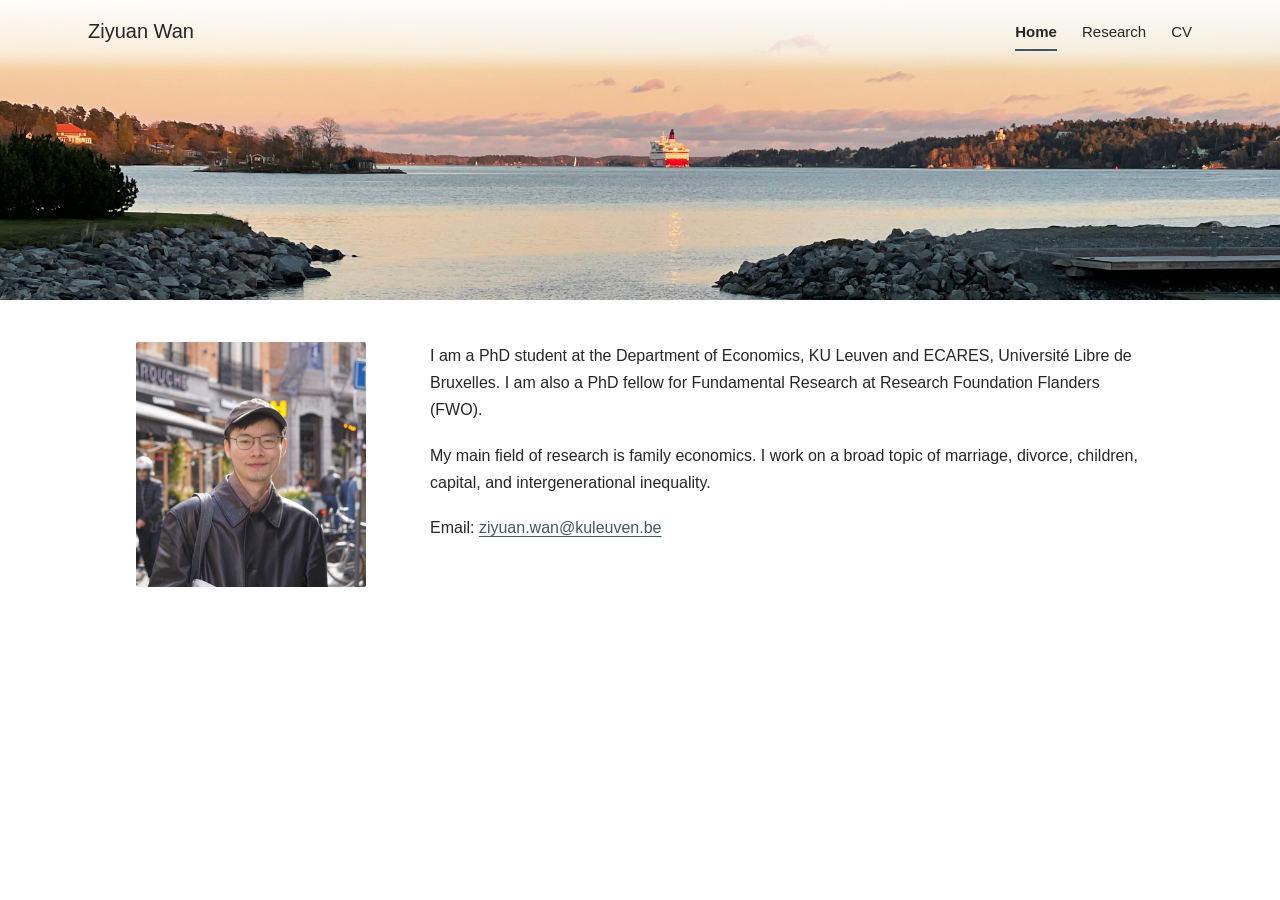
<file: index.html>
<!doctype html>
<html lang="en">
<head>
  <meta charset="utf-8">
  <meta name="viewport" content="width=device-width, initial-scale=1">
  <meta name="description" content="Ziyuan Wan">
  <meta name="theme-color" content="#fdfdf9">
  <title>Ziyuan Wan</title>
  <link rel="icon" href="assets/favicon.svg" type="image/svg+xml">
  <link rel="stylesheet" href="styles.css?v=20261125-final">
  <link rel="stylesheet" href="custom.css?v=20261126-mobile">
  <script src="site-config.js?v=20261125-final" defer></script>
  <script src="script.js?v=20261125-final" defer></script>
</head>
<body data-page="Home">
  <a class="skip-link" href="#main">Skip to content</a>
  <header class="landscape-header">
    <img class="landscape-photo" src="assets/lidingo.jpg" alt="Sunset over the water at Lidingö" width="4032" height="3024" fetchpriority="high">
    <div class="header-bar">
      <div class="header-inner">
        <a class="header-name" href="index.html" data-name>Ziyuan Wan</a>
        <nav class="main-nav" aria-label="Main navigation">
        <a href="index.html" aria-current="page">Home</a>
        <a href="research.html">Research</a>
        <a href="cv.html">CV</a>
      </nav>
      </div>
    </div>
  </header>
  <div class="site-layout">
    <aside class="profile" aria-label="Personal information">
      <!-- Change the portrait in site-config.js. -->
      <img class="profile-photo" data-photo src="assets/portrait.jpg" alt="Portrait of Ziyuan Wan" width="256" height="272">
      <div class="profile-links">
        <a data-linkedin hidden>LinkedIn</a>
      </div>
    </aside>
    <div class="content-column">
      
      <main id="main" tabindex="-1">
      <section class="biography" id="about" aria-label="About Ziyuan Wan">
        <div data-bio><p>I am a PhD student at the Department of Economics, KU Leuven and ECARES, Université Libre de Bruxelles. I am also a PhD fellow for Fundamental Research at Research Foundation Flanders (FWO). My main field of research is family economics. I work on a broad topic of marriage, divorce, children, capital, and intergenerational inequality.</p></div>
        <p data-about-detail hidden></p>
        <p class="contact-email">Email: <a data-email href="mailto:ziyuan.wan@kuleuven.be">ziyuan.wan@kuleuven.be</a></p>
      </section>
      </main>
    </div>
  </div>
</body>
</html>
</file>
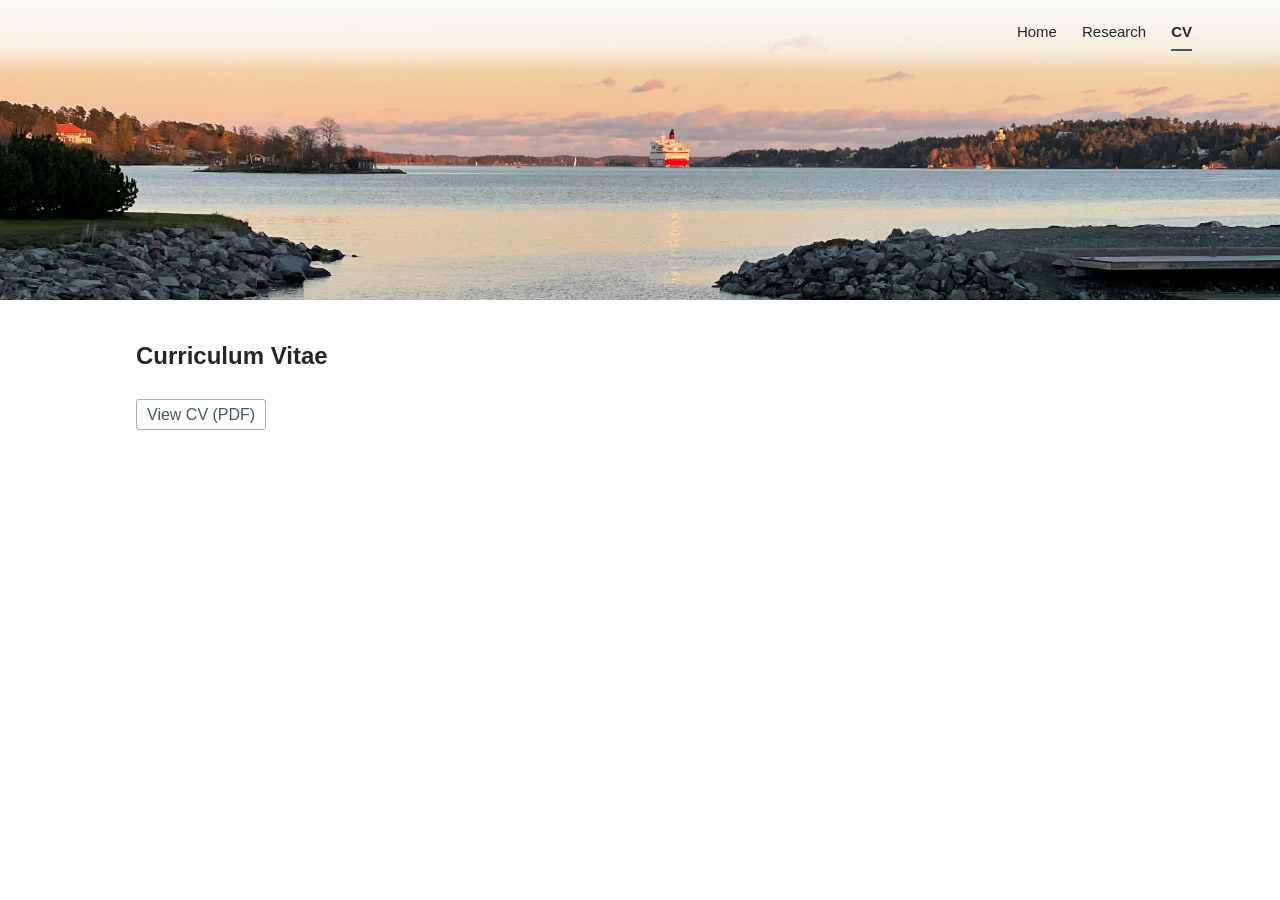
<file: cv.html>
<!doctype html>
<html lang="en">
<head>
  <meta charset="utf-8">
  <meta name="viewport" content="width=device-width, initial-scale=1">
  <meta name="description" content="Ziyuan Wan">
  <meta name="theme-color" content="#fdfdf9">
  <title>CV | Ziyuan Wan</title>
  <link rel="icon" href="assets/favicon.svg" type="image/svg+xml">
  <link rel="stylesheet" href="styles.css?v=20261125-final">
  <link rel="stylesheet" href="custom.css?v=20261126-mobile">
  <script src="site-config.js?v=20261125-final" defer></script>
  <script src="script.js?v=20261125-final" defer></script>
</head>
<body data-page="CV">
  <a class="skip-link" href="#main">Skip to content</a>
  <header class="landscape-header">
    <img class="landscape-photo" src="assets/lidingo.jpg" alt="Sunset over the water at Lidingö" width="4032" height="3024" fetchpriority="high">
    <div class="header-bar">
      <div class="header-inner">
        <nav class="main-nav" aria-label="Main navigation">
        <a href="index.html">Home</a>
        <a href="research.html">Research</a>
        <a href="cv.html" aria-current="page">CV</a>
      </nav>
      </div>
    </div>
  </header>
  <div class="site-layout">
    <div class="content-column">
      
      <main id="main" tabindex="-1">
      <h1>Curriculum Vitae</h1>
      <a class="paper-button" data-cv href="assets/cv.pdf" target="_blank" rel="noopener">View CV (PDF)</a>
      </main>
    </div>
  </div>
</body>
</html>
</file>
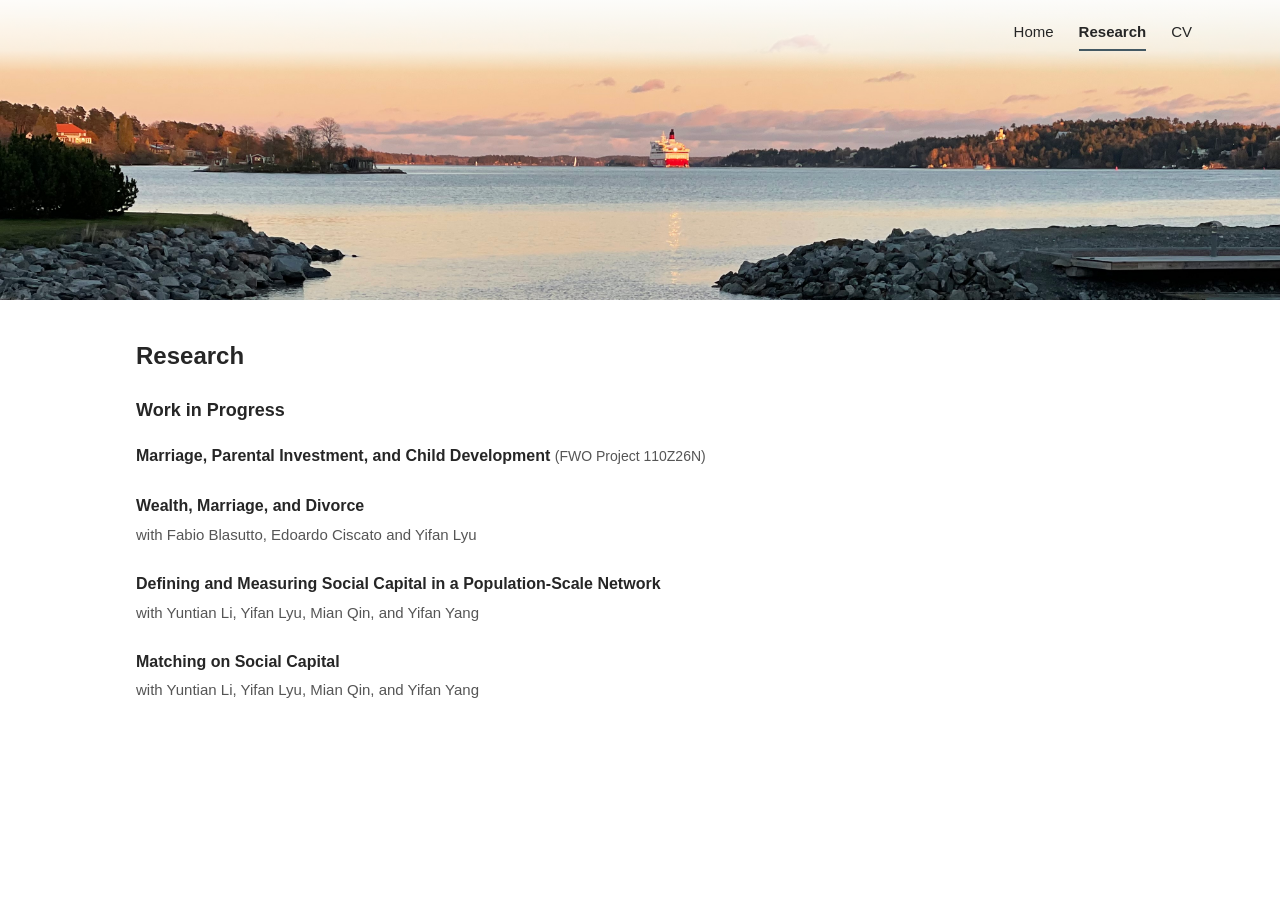
<file: research.html>
<!doctype html>
<html lang="en">
<head>
  <meta charset="utf-8">
  <meta name="viewport" content="width=device-width, initial-scale=1">
  <meta name="description" content="Ziyuan Wan">
  <meta name="theme-color" content="#fdfdf9">
  <title>Research | Ziyuan Wan</title>
  <link rel="icon" href="assets/favicon.svg" type="image/svg+xml">
  <link rel="stylesheet" href="styles.css?v=20261125-final">
  <link rel="stylesheet" href="custom.css?v=20261126-mobile">
  <script src="site-config.js?v=20261125-final" defer></script>
  <script src="script.js?v=20261125-final" defer></script>
</head>
<body data-page="Research">
  <a class="skip-link" href="#main">Skip to content</a>
  <header class="landscape-header">
    <img class="landscape-photo" src="assets/lidingo.jpg" alt="Sunset over the water at Lidingö" width="4032" height="3024" fetchpriority="high">
    <div class="header-bar">
      <div class="header-inner">
        <nav class="main-nav" aria-label="Main navigation">
        <a href="index.html">Home</a>
        <a href="research.html" aria-current="page">Research</a>
        <a href="cv.html">CV</a>
      </nav>
      </div>
    </div>
  </header>
  <div class="site-layout">
    <div class="content-column">
      
      <main id="main" tabindex="-1">
        <h1>Research</h1>
        <section class="section first" id="work-in-progress" aria-labelledby="work-in-progress-heading">
          <h2 id="work-in-progress-heading">Work in Progress</h2>
          <article class="paper">
            <h3>Marriage, Parental Investment, and Child Development <span class="project-note">(FWO Project 110Z26N)</span></h3>
          </article>
          <article class="paper">
            <h3>Wealth, Marriage, and Divorce</h3>
            <p>with Fabio Blasutto, Edoardo Ciscato and Yifan Lyu</p>
          </article>
          <article class="paper">
            <h3>Defining and Measuring Social Capital in a Population-Scale Network</h3>
            <p>with Yuntian Li, Yifan Lyu, Mian Qin, and Yifan Yang</p>
          </article>
          <article class="paper">
            <h3>Matching on Social Capital</h3>
            <p>with Yuntian Li, Yifan Lyu, Mian Qin, and Yifan Yang</p>
          </article>
        </section>
      </main>
    </div>
  </div>
</body>
</html>
</file>
<file: styles.css>
@charset "UTF-8";
:root {
  --paper: #fdfdf9;
  --ink: #272823;
  --muted: #62645c;
  --accent: #4d626b;
  --line: #e0e2db;
  --font: Georgia, 'Times New Roman', serif;
}
* { box-sizing: border-box; }
html { scroll-behavior: smooth; }
body { margin: 0; background: var(--paper); color: var(--ink); font: 18px/1.6 var(--font); }
a { color: var(--accent); text-decoration-thickness: 1px; text-underline-offset: 3px; }
a:hover { color: var(--ink); }
a:focus-visible, summary:focus-visible { outline: 2px solid var(--accent); outline-offset: 5px; }
[hidden] { display: none !important; }
.site-layout { max-width: 1008px; width: calc(100% - 80px); margin: 90px auto 100px; display: grid; grid-template-columns: 256px minmax(0, 1fr); gap: 80px; align-items: start; }
.profile { position: sticky; top: 55px; }
.profile-name { display: block; margin: 0 0 24px; color: var(--ink); font-size: 40px; font-weight: 700; letter-spacing: -1.6px; line-height: 1.15; text-decoration: none; }
.profile-photo { display: block; width: 100%; height: 272px; object-fit: cover; border-radius: 2px; }
.profile-links { margin-top: 17px; display: flex; flex-direction: column; align-items: flex-start; gap: 3px; font-size: 16px; overflow-wrap: anywhere; }
.content-column { min-width: 0; }
.main-nav { display: flex; flex-wrap: wrap; gap: 28px; align-items: center; min-height: 53px; border-bottom: 1px solid var(--line); margin-bottom: 30px; }
.main-nav a { display: inline-block; padding: 5px 0 10px; text-decoration: none; font-size: 17px; border-bottom: 2px solid transparent; margin-bottom: -1px; }
.main-nav a[aria-current="page"] { color: var(--ink); font-weight: 700; border-bottom-color: var(--accent); }
main:focus { outline: none; }
h1, h2, h3, p, figure { margin: 0; }
h1 { font-size: 42px; line-height: 1.2; letter-spacing: -.9px; margin-bottom: 26px; }
h2 { font-size: 26px; line-height: 1.3; margin-bottom: 13px; }
h3 { font-size: 20px; line-height: 1.4; margin-bottom: 6px; }
p { margin-bottom: 15px; }
.biography { font-size: 23px; line-height: 1.52; }
.biography p { margin-bottom: 18px; }
.section { border-top: 1px solid var(--line); padding-top: 20px; margin-top: 34px; }
.section.first { border: 0; padding-top: 0; margin-top: 0; }
.section p { color: var(--muted); }
.paper { margin-bottom: 26px; }
.paper p { font-size: 17px; margin-bottom: 3px; }
.paper-button { display: inline-block; border: 1px solid #a9afa6; border-radius: 3px; padding: 2px 10px; font-size: 16px; text-decoration: none; }
.personal-art img { display: block; width: 100%; height: auto; }
figcaption { color: var(--muted); font-size: 14px; margin-top: 10px; }
.skip-link { position: fixed; top: -100px; left: 20px; padding: 10px 18px; background: var(--ink); color: white; z-index: 10; }
.skip-link:focus { top: 15px; }
@media (max-width: 900px) {
  .site-layout { grid-template-columns: 220px minmax(0, 1fr); gap: 40px; margin-top: 55px; width: calc(100% - 56px); }
  .profile-name { font-size: 34px; }
  .profile-photo { height: 245px; }
  .main-nav { gap: 20px; }
  .biography { font-size: 21px; }
}
@media (max-width: 650px) {
  .site-layout { display: block; width: calc(100% - 40px); margin: 32px auto 60px; }
  .profile { position: static; display: grid; grid-template-columns: minmax(0, 1fr) 110px; column-gap: 22px; margin-bottom: 28px; align-items: start; }
  .profile-name { font-size: 32px; letter-spacing: -1px; margin-bottom: 12px; }
  .profile-photo { grid-column: 2; grid-row: 1 / span 2; width: 110px; height: 130px; }
  .profile-links { margin-top: 0; font-size: 15px; }
  .main-nav { gap: 14px; margin-bottom: 26px; }
  .main-nav a { font-size: 16px; }
  .biography { font-size: 20px; }
  h1 { font-size: 34px; }
  h2 { font-size: 25px; }
}
@media (prefers-reduced-motion: reduce) { html { scroll-behavior: auto; } }
</file>
<file: custom.css>
/* Personal design overrides. */
:root {
  --paper: #fff;
  --font: 'Segoe UI', Arial, sans-serif;
  --ink: #262626;
  --muted: #555;
  --accent: #435862;
  --line: #d9d9d9;
}
body { font-size: 1rem; min-height: 100vh; display: flow-root; position: relative; isolation: isolate; }
.landscape-header { position: relative; height: 300px; background: #d6e1df; }
.landscape-photo { display: block; width: 100%; height: 100%; object-fit: cover; object-position: 50% 25%; }
.header-bar { position: absolute; inset: 0 0 auto; background: linear-gradient(to bottom, rgba(255,255,255,.92), rgba(255,255,255,.60) 70%, transparent); }
.header-inner { max-width: 1104px; width: calc(100% - 80px); margin: 0 auto; min-height: 72px; padding: 10px 0 20px; display: flex; align-items: center; justify-content: space-between; gap: 28px; }
.header-name { color: var(--ink); font-size: 1.25rem; text-decoration: none; white-space: nowrap; }
.header-bar .main-nav { min-height: 0; gap: 25px; margin: 0; border: 0; }
.header-bar .main-nav a { color: var(--ink); padding: 8px 0 5px; margin: 0; }
.header-bar .main-nav a:hover { color: var(--accent); }
.site-layout { grid-template-columns: 230px minmax(0, 1fr); gap: 64px; margin-top: 42px; margin-bottom: 64px; }
.profile-name { font-size: 1.875rem; letter-spacing: -.8px; margin-bottom: 22px; }
.profile-photo { height: 245px; object-position: 65% center; }
.profile-links { font-size: .875rem; }
.main-nav { min-height: 42px; gap: 25px; margin-bottom: 25px; }
.main-nav a { font-size: .9375rem; }
.biography { font-size: 1rem; line-height: 1.7; }
h1 { font-size: 1.5rem; font-weight: 600; letter-spacing: 0; margin-bottom: 28px; }
h2 { font-size: 1.125rem; font-weight: 600; margin-bottom: 22px; }
h3 { font-size: 1rem; font-weight: 600; line-height: 1.55; margin-bottom: 4px; }
.paper { margin-bottom: 25px; }
.paper p { font-size: .9375rem; line-height: 1.6; color: #555; }
.paper-button { font-size: 1rem; }
.project-note { font-size: .875rem; font-weight: 400; color: #555; }
@media (max-width: 900px) {
  .landscape-header { height: 260px; }
  .header-inner { width: calc(100% - 56px); }
  .header-bar .main-nav { gap: 18px; }
  .site-layout { grid-template-columns: 200px minmax(0, 1fr); gap: 36px; margin-top: 36px; }
  .profile-name { font-size: 1.75rem; }
  .profile-photo { height: 220px; }
  .main-nav { gap: 18px; }
}
@media (max-width: 650px) {
  .landscape-header { height: 230px; }
  .landscape-photo { object-position: 50% 25%; }
  .header-inner { width: calc(100% - 40px); flex-direction: column; align-items: flex-start; gap: 2px; padding-top: 12px; }
  .header-name { font-size: 1.125rem; }
  .header-bar .main-nav { gap: 18px; }
  .header-bar .main-nav a { font-size: .875rem; }
  .site-layout { display: block; margin-top: 28px; margin-bottom: 44px; }
  .profile-name { font-size: 1.625rem; margin-bottom: 12px; }
  .profile-photo { height: 130px; }
  .profile-text { display: block; }
  .profile-links { font-size: .875rem; }
  .main-nav { gap: 14px; }
  .main-nav a { font-size: .9375rem; }
}

/* Interior pages show only navigation and page content. */
body:not([data-page="Home"]) .site-layout { display: block; }
body:not([data-page="Home"]) .header-inner { justify-content: flex-end; }
@media (max-width: 650px) {
  body[data-page="Home"] .profile { display: block; margin-bottom: 28px; }
  body[data-page="Home"] .profile-photo { width: min(100%, 320px); height: auto; aspect-ratio: 230 / 245; margin: 0 auto; }
}
</file>
